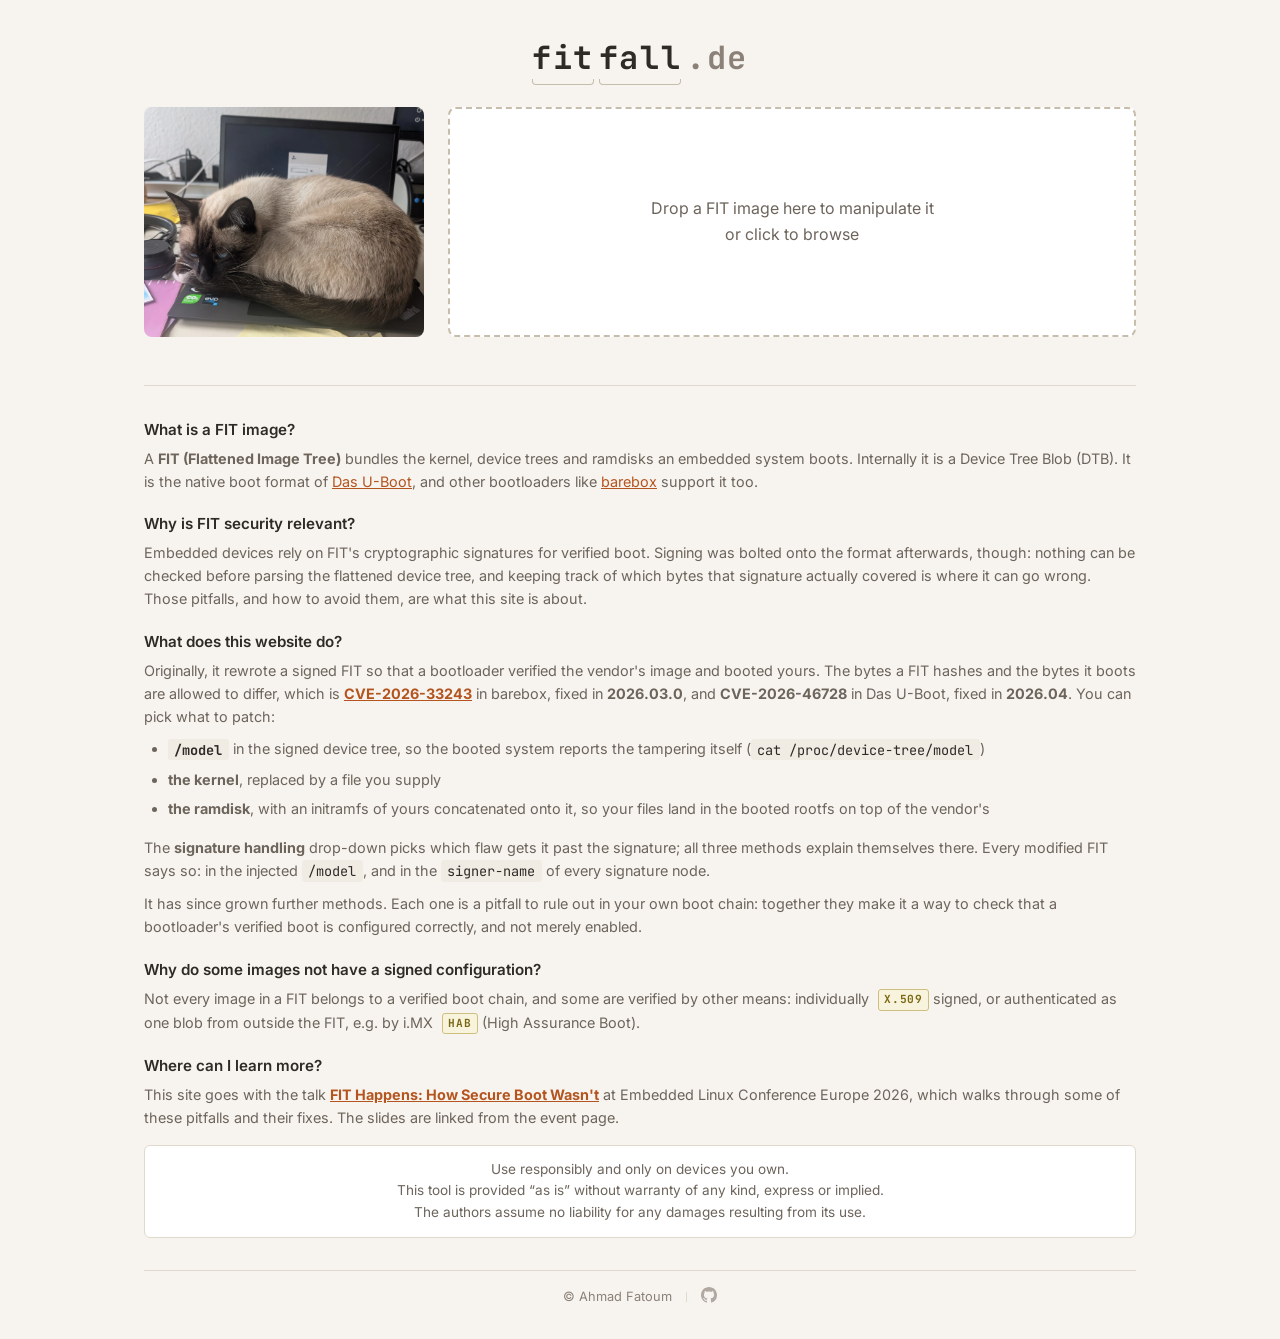
<file: index.html>
<!DOCTYPE html>
<html lang="en">
<head>
  <meta charset="UTF-8">
  <meta name="viewport" content="width=device-width, initial-scale=1.0">
  <meta name="color-scheme" content="light">
  <meta name="theme-color" content="#f7f4ef">
  <title>fitfall.de — about FIT and pitfalls</title>
  <link rel="preconnect" href="https://fonts.googleapis.com">
  <link rel="preconnect" href="https://fonts.gstatic.com" crossorigin>
  <link href="https://fonts.googleapis.com/css2?family=Inter:wght@400;600;700&family=JetBrains+Mono:wght@400;700&display=swap" rel="stylesheet">
  <link rel="icon" type="image/png" href="favicon-96x96.png" sizes="96x96">
  <link rel="icon" type="image/svg+xml" href="favicon.svg">
  <link rel="shortcut icon" href="favicon.ico">
  <link rel="apple-touch-icon" sizes="180x180" href="apple-touch-icon.png">
  <link rel="manifest" href="site.webmanifest">
  <link rel="stylesheet" href="style.css">
</head>
<body>
  <div class="container">
    <header>
      <h1 class="annotated-title"><span class="wb" data-word="FIT"><span class="pun-f">f</span><span class="pun-p" aria-hidden="true">p</span>it</span><span class="wb" data-word="pitfall">fall</span><span class="tld">.de</span></h1>
    </header>

    <div class="main-panel">
      <div class="cat-art">
        <img id="cat-img-before" src="img/before.webp" alt="Cat sleeps on laptop">
        <img id="cat-img-after" src="img/after.webp" alt="Cat alert on laptop" class="cat-hidden">
      </div>

      <div class="controls-panel">
        <div id="dropzone" class="dropzone">
          <p>Drop a FIT image here to manipulate it<br>or click to browse</p>
          <input type="file" id="file-input" accept=".fit,.itb,.img,.bin">
        </div>
      </div>
    </div>

    <div class="full-width-panel">
      <div id="progress-container" class="progress-container hidden">
        <div id="progress-bar" class="progress-bar"></div>
      </div>

      <div id="fit-info" class="fit-info hidden">
        <div class="fit-tabs">
          <button class="fit-tab active" data-tab="images">FIT Image Info</button>
          <button class="fit-tab" data-tab="configs">FIT Configuration Info</button>
        </div>
        <div id="fit-tab-images" class="fit-tab-content">
          <div id="fit-info-content"></div>
        </div>
        <div id="fit-tab-configs" class="fit-tab-content hidden">
          <div id="fit-config-content"></div>
        </div>
      </div>

      <div id="fit-select" class="fit-select hidden">
        <h2>Multiple FIT images found</h2>
        <p>Select which FIT image to modify:</p>
        <div id="fit-select-list"></div>
      </div>

      <div id="error-box" class="error-box hidden"></div>

      <div id="options" class="options hidden">
        <label>
          <input type="checkbox" id="opt-model" checked>
          Change DT <code>/model</code>
        </label>
        <div class="kernel-option">
          <label>
            <input type="checkbox" id="opt-kernel">
            Replace Kernel
          </label>
          <div id="kernel-upload" class="kernel-upload hidden">
            <button type="button" id="kernel-browse-btn" class="browse-btn">Browse...</button>
            <input type="file" id="kernel-file-input">
            <span id="kernel-file-name">No file selected</span>
          </div>
        </div>
        <div class="kernel-option">
          <label>
            <input type="checkbox" id="opt-initramfs">
            Append Initramfs
          </label>
          <div id="initramfs-upload" class="kernel-upload hidden">
            <button type="button" id="initramfs-browse-btn" class="browse-btn">Browse...</button>
            <input type="file" id="initramfs-file-input">
            <span id="initramfs-file-name">No file selected</span>
          </div>
        </div>
        <hr class="option-separator">
        <div class="method-option">
          <label for="opt-method">Signature handling</label>
          <select id="opt-method">
            <option value="hashed-nodes">Redirect the signed hashed-nodes list</option>
            <option value="entry-address">Move the unverified entry point</option>
            <option value="sanity-check">Sanity check &mdash; leave the signature alone</option>
          </select>
        </div>
        <div id="entry-option" class="method-option hidden">
          <label for="opt-fit-address">Address the FIT is loaded at</label>
          <input type="text" id="opt-fit-address" value="0x82000000" spellcheck="false"
                 autocomplete="off">
        </div>
        <p class="option-note method-note" data-method="hashed-nodes">
          Moves the signed image into an <code>orig-</code> container, rewrites the
          signature's <code>hashed-nodes</code> list to follow it there and patches the
          node left behind under the signed name. The signature still verifies, over
          the copy, while the bootloader loads the patched node. This is the variant
          CVE-2026-33243 (barebox) and CVE-2026-46728 (Das U-Boot) cover: the patched
          releases reconstruct the list of signed nodes instead of trusting the
          property.
        </p>
        <p class="option-note method-note hidden" data-method="entry-address">
          For FITs signed with <code>required = "image"</code>, where a signature
          covers its image's <code>data</code> and nothing else. The signed kernel
          stays exactly as it is: the payload travels in an extra property of the same
          node and the image's unverified <code>entry</code> is pointed at it, so the
          bootloader checks the vendor's kernel and then jumps into the payload. The
          address asked for is where the boot script loads the FIT itself, i.e.
          <code>bootm</code>'s own argument, not the kernel's <code>load</code>
          address. For a Thumb payload, add 1 to the <code>entry</code> afterwards.
          Signed configurations have <code>entry</code> inside the digest, so this
          method refuses them; use the <code>hashed-nodes</code> redirect there.
          On arm64 the image is also made to claim <code>os = "vxworks"</code>:
          <code>bootm</code> would otherwise overwrite <code>entry</code> with
          wherever it relocated the verified kernel, and it only does that for
          Linux &mdash; <code>os</code> is no more signed than <code>entry</code> is.
          barebox is not a target: its <code>bootm</code> verifies through the
          configuration signature only, so it never reaches the per-image path this
          method needs.
        </p>
        <p class="option-note method-note hidden" data-method="sanity-check">
          Patches the signed image where it stands and changes nothing else: no
          container, no <code>hashed-nodes</code> rewrite. The configuration signature
          then covers data that no longer matches it, so verification has to fail. Use
          it as the control: a device that boots this image never checked the signature,
          and a bypass proves nothing there.
        </p>
        <div id="debug-options" class="hidden">
          <hr class="debug-separator">
          <label>
            <input type="checkbox" id="opt-recompute-hashes" checked>
            Recompute Hashes
          </label>
          <label>
            <input type="checkbox" id="opt-redirect-signatures" checked>
            Redirect Signatures
          </label>
        </div>
      </div>

      <button id="root-btn" class="root-btn hidden">root!</button>

      <div id="download-section" class="download-section hidden">
        <a id="download-link" class="download-link">Download rooted FIT image</a>
      </div>
    </div>

    <section class="explainer">
      <dl class="qa">
        <dt>What is a FIT image?</dt>
        <dd>A <strong>FIT (Flattened Image Tree)</strong> bundles the kernel, device trees
        and ramdisks an embedded system boots. Internally it is a Device Tree Blob (DTB).
        It is the native boot format of <a href="https://u-boot-project.org/">Das
        U-Boot</a>, and other bootloaders like <a href="https://www.barebox.org/">barebox</a>
        support it too.</dd>

        <dt>Why is FIT security relevant?</dt>
        <dd>Embedded devices rely on FIT's cryptographic signatures for verified boot.
        Signing was bolted onto the format afterwards, though: nothing can be checked
        before parsing the flattened device tree, and keeping track of
        which bytes that signature actually covered is where it can go wrong. Those
        pitfalls, and how to avoid them, are what this site is about.</dd>

        <dt>What does this website do?</dt>
        <dd>
          <p>
          Originally, it rewrote a signed FIT so that a bootloader verified the vendor's
          image and booted yours. The bytes a FIT hashes and the bytes it boots are allowed
          to differ, which is
          <a href="https://github.com/barebox/barebox/security/advisories/GHSA-3fvj-q26p-j6h4"><b>CVE-2026-33243</b></a>
          in barebox, fixed in <b>2026.03.0</b>, and <b>CVE-2026-46728</b> in Das U-Boot,
          fixed in <b>2026.04</b>. You can pick what to patch:
          </p>
          <ul>
            <li><strong><code>/model</code></strong> in the signed device tree, so the
            booted system reports the tampering itself
            (<code>cat /proc/device-tree/model</code>)</li>
            <li><strong>the kernel</strong>, replaced by a file you supply</li>
            <li><strong>the ramdisk</strong>, with an initramfs of yours concatenated onto
            it, so your files land in the booted rootfs on top of the vendor's</li>
          </ul>
          <p>
          The <strong>signature handling</strong> drop-down picks which flaw gets it past
          the signature; all three methods explain themselves there. Every modified FIT
          says so: in the injected <code>/model</code>, and in the
          <code>signer-name</code> of every signature node.
          </p>
          <p>
          It has since grown further methods. Each one is a pitfall to rule out in your
          own boot chain: together they make it a way to check that a bootloader's
          verified boot is configured correctly, and not merely enabled.
          </p>
        </dd>

        <dt>Why do some images not have a signed configuration?</dt>
        <dd>Not every image in a FIT belongs to a verified boot chain, and some are verified
        by other means: individually <span class="badge-x509">X.509</span> signed, or
        authenticated as one blob from outside the FIT, e.g. by i.MX 
        <span class="badge-hab">HAB</span> (High Assurance Boot).</dd>

        <dt>Where can I learn more?</dt>
        <dd>This site goes with the talk <a href="https://osselceu2026.sched.com/event/2RaWy/fit-happens-how-secure-boot-wasnt-ahmad-fatoum-pengutronix-ek"><b>FIT Happens: How Secure
        Boot Wasn't</b></a> at Embedded Linux Conference Europe 2026, which walks
	through some of these pitfalls and their fixes.
        The slides are linked from the event page.</dd>
      </dl>
      <p class="disclaimer">
        Use responsibly and only on devices you own.<br>This tool is provided
        &ldquo;as is&rdquo; without warranty of any kind, express or implied.<br>
        The authors assume no liability for any damages resulting from its use.
      </p>
    </section>

    <footer>
      <p>
        &copy; Ahmad Fatoum
        <span class="footer-sep" aria-hidden="true"></span>
        <a class="footer-github" href="https://github.com/a3f-prompts/a3f-prompts.github.io"
           title="Source on GitHub"><img src="img/github.svg" alt="GitHub" width="16"
           height="16"></a>
      </p>
    </footer>
  </div>

  <script src="js/fdt-parser.js"></script>
  <script src="js/sha-fallback.js"></script>
  <script src="js/fit-ops.js"></script>
  <script src="js/fit-scanner.js"></script>
  <script src="js/app.js"></script>
</body>
</html>
</file>
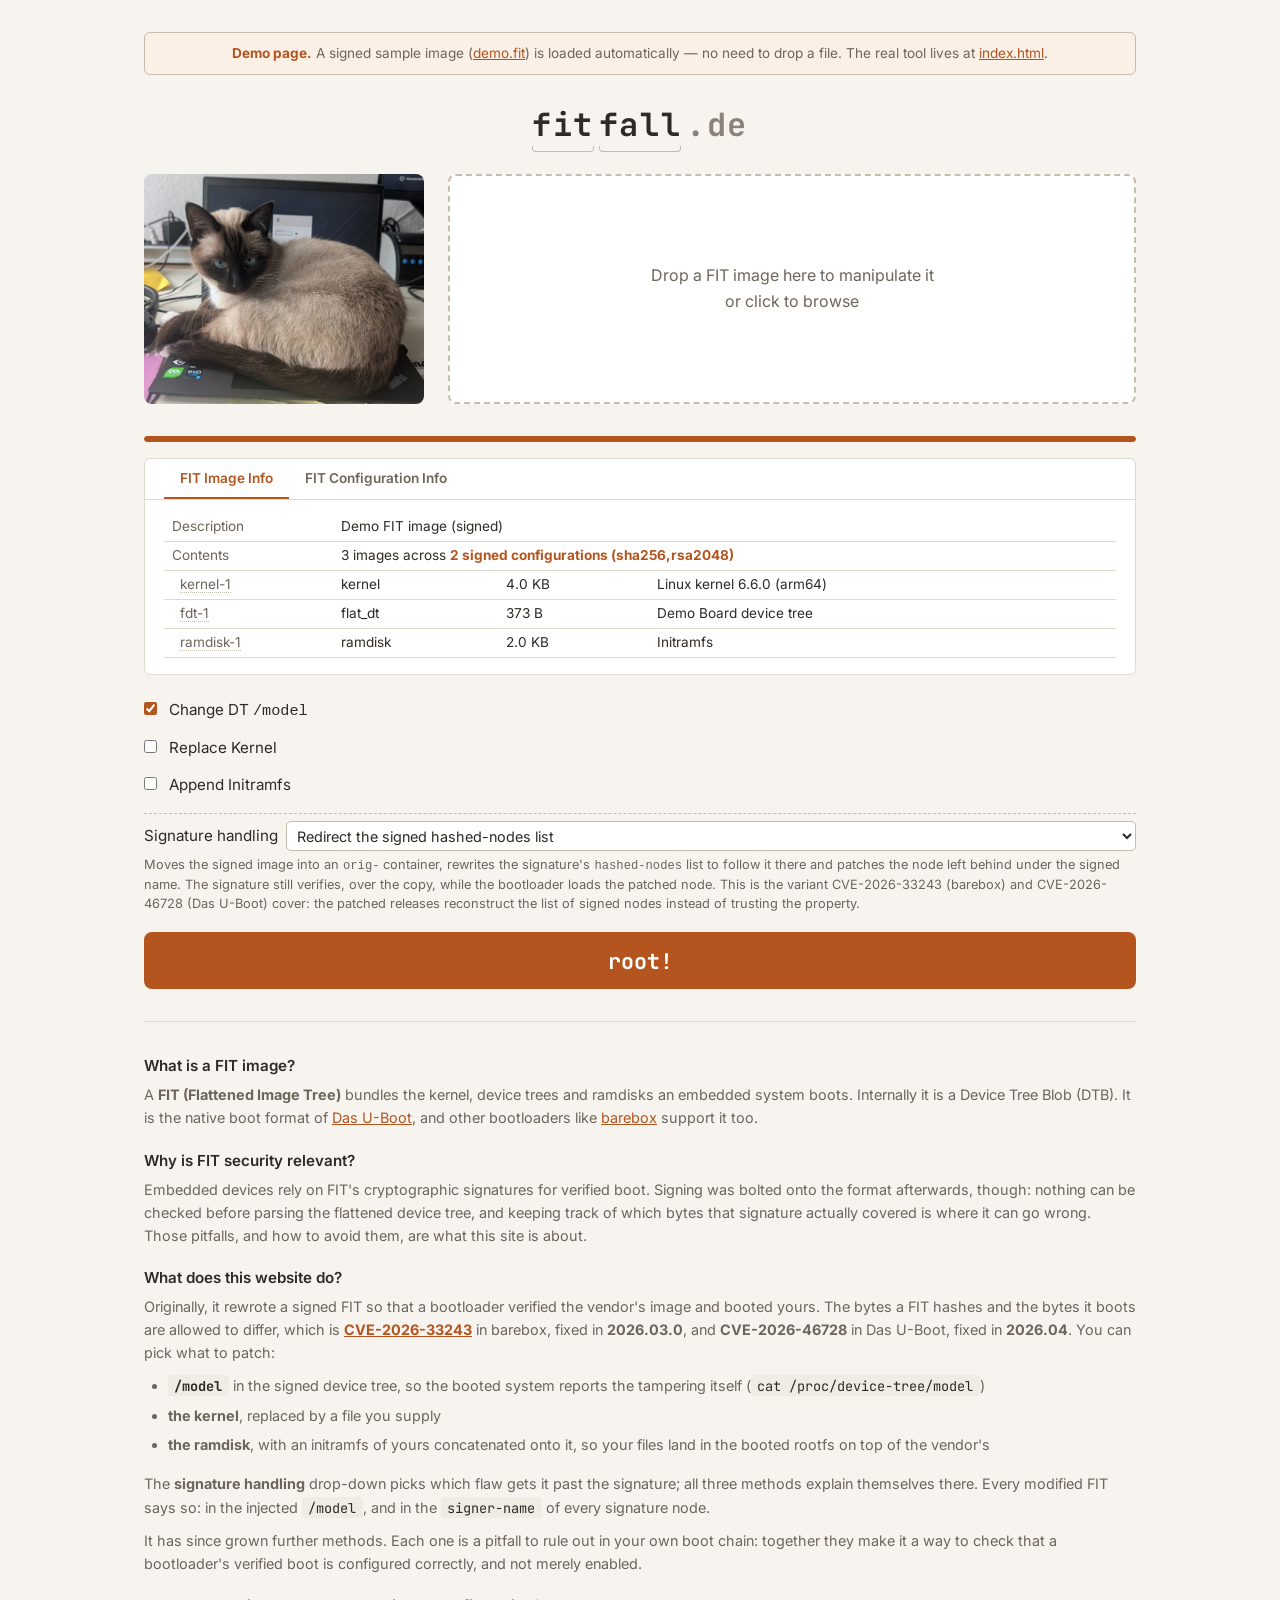
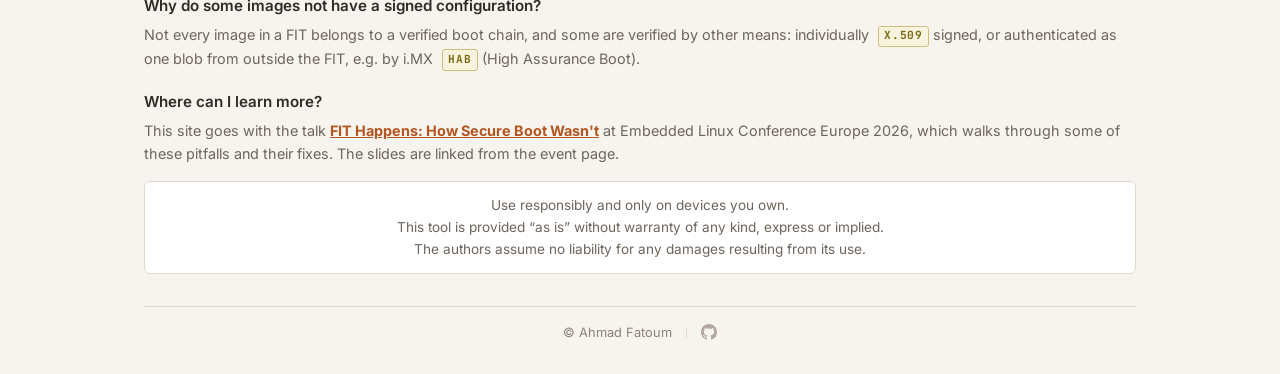
<file: demo.html>
<!-- GENERATED by gen-demo.py from index.html — do not edit directly. -->
<!DOCTYPE html>
<html lang="en">
<head>
  <meta charset="UTF-8">
  <meta name="viewport" content="width=device-width, initial-scale=1.0">
  <meta name="color-scheme" content="light">
  <meta name="robots" content="noindex">
  <meta name="theme-color" content="#f7f4ef">
  <title>Demo — fitfall.de — about FIT and pitfalls</title>
  <link rel="preconnect" href="https://fonts.googleapis.com">
  <link rel="preconnect" href="https://fonts.gstatic.com" crossorigin>
  <link href="https://fonts.googleapis.com/css2?family=Inter:wght@400;600;700&family=JetBrains+Mono:wght@400;700&display=swap" rel="stylesheet">
  <link rel="icon" type="image/png" href="favicon-96x96.png" sizes="96x96">
  <link rel="icon" type="image/svg+xml" href="favicon.svg">
  <link rel="shortcut icon" href="favicon.ico">
  <link rel="apple-touch-icon" sizes="180x180" href="apple-touch-icon.png">
  <link rel="manifest" href="site.webmanifest">
  <link rel="stylesheet" href="style.css">

  <style>
    /* demo.html only -- not part of the production stylesheet */
    .demo-banner {
      background: var(--accent-soft);
      border: 1px solid var(--border-strong);
      border-radius: 6px;
      padding: 0.6rem 0.9rem;
      margin-bottom: 1.5rem;
      font-size: 0.85rem;
      color: var(--text-muted);
      text-align: center;
    }
    .demo-banner strong { color: var(--accent); }
    .demo-banner a { color: var(--accent); }
  </style>
</head>
<body>
  <div class="container">
    <div class="demo-banner">
      <strong>Demo page.</strong> A signed sample image (<a href="demo.fit" download>demo.fit</a>)
      is loaded automatically &mdash; no need to drop a file.
      The real tool lives at <a href="index.html">index.html</a>.
    </div>
    <header>
      <h1 class="annotated-title"><span class="wb" data-word="FIT"><span class="pun-f">f</span><span class="pun-p" aria-hidden="true">p</span>it</span><span class="wb" data-word="pitfall">fall</span><span class="tld">.de</span></h1>
    </header>

    <div class="main-panel">
      <div class="cat-art">
        <img id="cat-img-before" src="img/before.webp" alt="Cat sleeps on laptop">
        <img id="cat-img-after" src="img/after.webp" alt="Cat alert on laptop" class="cat-hidden">
      </div>

      <div class="controls-panel">
        <div id="dropzone" class="dropzone">
          <p>Drop a FIT image here to manipulate it<br>or click to browse</p>
          <input type="file" id="file-input" accept=".fit,.itb,.img,.bin">
        </div>
      </div>
    </div>

    <div class="full-width-panel">
      <div id="progress-container" class="progress-container hidden">
        <div id="progress-bar" class="progress-bar"></div>
      </div>

      <div id="fit-info" class="fit-info hidden">
        <div class="fit-tabs">
          <button class="fit-tab active" data-tab="images">FIT Image Info</button>
          <button class="fit-tab" data-tab="configs">FIT Configuration Info</button>
        </div>
        <div id="fit-tab-images" class="fit-tab-content">
          <div id="fit-info-content"></div>
        </div>
        <div id="fit-tab-configs" class="fit-tab-content hidden">
          <div id="fit-config-content"></div>
        </div>
      </div>

      <div id="fit-select" class="fit-select hidden">
        <h2>Multiple FIT images found</h2>
        <p>Select which FIT image to modify:</p>
        <div id="fit-select-list"></div>
      </div>

      <div id="error-box" class="error-box hidden"></div>

      <div id="options" class="options hidden">
        <label>
          <input type="checkbox" id="opt-model" checked>
          Change DT <code>/model</code>
        </label>
        <div class="kernel-option">
          <label>
            <input type="checkbox" id="opt-kernel">
            Replace Kernel
          </label>
          <div id="kernel-upload" class="kernel-upload hidden">
            <button type="button" id="kernel-browse-btn" class="browse-btn">Browse...</button>
            <input type="file" id="kernel-file-input">
            <span id="kernel-file-name">No file selected</span>
          </div>
        </div>
        <div class="kernel-option">
          <label>
            <input type="checkbox" id="opt-initramfs">
            Append Initramfs
          </label>
          <div id="initramfs-upload" class="kernel-upload hidden">
            <button type="button" id="initramfs-browse-btn" class="browse-btn">Browse...</button>
            <input type="file" id="initramfs-file-input">
            <span id="initramfs-file-name">No file selected</span>
          </div>
        </div>
        <hr class="option-separator">
        <div class="method-option">
          <label for="opt-method">Signature handling</label>
          <select id="opt-method">
            <option value="hashed-nodes">Redirect the signed hashed-nodes list</option>
            <option value="entry-address">Move the unverified entry point</option>
            <option value="sanity-check">Sanity check &mdash; leave the signature alone</option>
          </select>
        </div>
        <div id="entry-option" class="method-option hidden">
          <label for="opt-fit-address">Address the FIT is loaded at</label>
          <input type="text" id="opt-fit-address" value="0x82000000" spellcheck="false"
                 autocomplete="off">
        </div>
        <p class="option-note method-note" data-method="hashed-nodes">
          Moves the signed image into an <code>orig-</code> container, rewrites the
          signature's <code>hashed-nodes</code> list to follow it there and patches the
          node left behind under the signed name. The signature still verifies, over
          the copy, while the bootloader loads the patched node. This is the variant
          CVE-2026-33243 (barebox) and CVE-2026-46728 (Das U-Boot) cover: the patched
          releases reconstruct the list of signed nodes instead of trusting the
          property.
        </p>
        <p class="option-note method-note hidden" data-method="entry-address">
          For FITs signed with <code>required = "image"</code>, where a signature
          covers its image's <code>data</code> and nothing else. The signed kernel
          stays exactly as it is: the payload travels in an extra property of the same
          node and the image's unverified <code>entry</code> is pointed at it, so the
          bootloader checks the vendor's kernel and then jumps into the payload. The
          address asked for is where the boot script loads the FIT itself, i.e.
          <code>bootm</code>'s own argument, not the kernel's <code>load</code>
          address. For a Thumb payload, add 1 to the <code>entry</code> afterwards.
          Signed configurations have <code>entry</code> inside the digest, so this
          method refuses them; use the <code>hashed-nodes</code> redirect there.
          On arm64 the image is also made to claim <code>os = "vxworks"</code>:
          <code>bootm</code> would otherwise overwrite <code>entry</code> with
          wherever it relocated the verified kernel, and it only does that for
          Linux &mdash; <code>os</code> is no more signed than <code>entry</code> is.
          barebox is not a target: its <code>bootm</code> verifies through the
          configuration signature only, so it never reaches the per-image path this
          method needs.
        </p>
        <p class="option-note method-note hidden" data-method="sanity-check">
          Patches the signed image where it stands and changes nothing else: no
          container, no <code>hashed-nodes</code> rewrite. The configuration signature
          then covers data that no longer matches it, so verification has to fail. Use
          it as the control: a device that boots this image never checked the signature,
          and a bypass proves nothing there.
        </p>
        <div id="debug-options" class="hidden">
          <hr class="debug-separator">
          <label>
            <input type="checkbox" id="opt-recompute-hashes" checked>
            Recompute Hashes
          </label>
          <label>
            <input type="checkbox" id="opt-redirect-signatures" checked>
            Redirect Signatures
          </label>
        </div>
      </div>

      <button id="root-btn" class="root-btn hidden">root!</button>

      <div id="download-section" class="download-section hidden">
        <a id="download-link" class="download-link">Download rooted FIT image</a>
      </div>
    </div>

    <section class="explainer">
      <dl class="qa">
        <dt>What is a FIT image?</dt>
        <dd>A <strong>FIT (Flattened Image Tree)</strong> bundles the kernel, device trees
        and ramdisks an embedded system boots. Internally it is a Device Tree Blob (DTB).
        It is the native boot format of <a href="https://u-boot-project.org/">Das
        U-Boot</a>, and other bootloaders like <a href="https://www.barebox.org/">barebox</a>
        support it too.</dd>

        <dt>Why is FIT security relevant?</dt>
        <dd>Embedded devices rely on FIT's cryptographic signatures for verified boot.
        Signing was bolted onto the format afterwards, though: nothing can be checked
        before parsing the flattened device tree, and keeping track of
        which bytes that signature actually covered is where it can go wrong. Those
        pitfalls, and how to avoid them, are what this site is about.</dd>

        <dt>What does this website do?</dt>
        <dd>
          <p>
          Originally, it rewrote a signed FIT so that a bootloader verified the vendor's
          image and booted yours. The bytes a FIT hashes and the bytes it boots are allowed
          to differ, which is
          <a href="https://github.com/barebox/barebox/security/advisories/GHSA-3fvj-q26p-j6h4"><b>CVE-2026-33243</b></a>
          in barebox, fixed in <b>2026.03.0</b>, and <b>CVE-2026-46728</b> in Das U-Boot,
          fixed in <b>2026.04</b>. You can pick what to patch:
          </p>
          <ul>
            <li><strong><code>/model</code></strong> in the signed device tree, so the
            booted system reports the tampering itself
            (<code>cat /proc/device-tree/model</code>)</li>
            <li><strong>the kernel</strong>, replaced by a file you supply</li>
            <li><strong>the ramdisk</strong>, with an initramfs of yours concatenated onto
            it, so your files land in the booted rootfs on top of the vendor's</li>
          </ul>
          <p>
          The <strong>signature handling</strong> drop-down picks which flaw gets it past
          the signature; all three methods explain themselves there. Every modified FIT
          says so: in the injected <code>/model</code>, and in the
          <code>signer-name</code> of every signature node.
          </p>
          <p>
          It has since grown further methods. Each one is a pitfall to rule out in your
          own boot chain: together they make it a way to check that a bootloader's
          verified boot is configured correctly, and not merely enabled.
          </p>
        </dd>

        <dt>Why do some images not have a signed configuration?</dt>
        <dd>Not every image in a FIT belongs to a verified boot chain, and some are verified
        by other means: individually <span class="badge-x509">X.509</span> signed, or
        authenticated as one blob from outside the FIT, e.g. by i.MX 
        <span class="badge-hab">HAB</span> (High Assurance Boot).</dd>

        <dt>Where can I learn more?</dt>
        <dd>This site goes with the talk <a href="https://osselceu2026.sched.com/event/2RaWy/fit-happens-how-secure-boot-wasnt-ahmad-fatoum-pengutronix-ek"><b>FIT Happens: How Secure
        Boot Wasn't</b></a> at Embedded Linux Conference Europe 2026, which walks
	through some of these pitfalls and their fixes.
        The slides are linked from the event page.</dd>
      </dl>
      <p class="disclaimer">
        Use responsibly and only on devices you own.<br>This tool is provided
        &ldquo;as is&rdquo; without warranty of any kind, express or implied.<br>
        The authors assume no liability for any damages resulting from its use.
      </p>
    </section>

    <footer>
      <p>
        &copy; Ahmad Fatoum
        <span class="footer-sep" aria-hidden="true"></span>
        <a class="footer-github" href="https://github.com/a3f-prompts/a3f-prompts.github.io"
           title="Source on GitHub"><img src="img/github.svg" alt="GitHub" width="16"
           height="16"></a>
      </p>
    </footer>
  </div>

  <script src="js/fdt-parser.js"></script>
  <script src="js/sha-fallback.js"></script>
  <script src="js/fit-ops.js"></script>
  <script src="js/fit-scanner.js"></script>
  <script src="js/app.js"></script>

  <script>
  // demo.html only: feed demo.fit to the dropzone as if it had been dropped.
  (async () => {
    const dropzone = document.getElementById('dropzone');
    const errorBox = document.getElementById('error-box');

    function fail(msg) {
      errorBox.textContent = 'Demo: ' + msg;
      errorBox.classList.remove('hidden');
    }

    if (location.protocol === 'file:') {
      fail('open this page over HTTP (e.g. `just serve`); fetch() is blocked on file:// URLs.');
      return;
    }

    try {
      const res = await fetch('demo.fit');
      if (!res.ok) throw new Error(res.status + ' ' + res.statusText);
      const data = await res.arrayBuffer();

      const dt = new DataTransfer();
      dt.items.add(new File([data], 'demo.fit'));
      dropzone.dispatchEvent(new DragEvent('drop', {
        dataTransfer: dt,
        bubbles: true,
        cancelable: true,
      }));
    } catch (e) {
      fail('could not load demo.fit — ' + e.message);
    }
  })();
  </script>
</body>
</html>
</file>
<file: style.css>
:root {
  --bg: #f7f4ef;
  --surface: #fff;
  --surface-alt: #f1ece3;
  --border: #e0d9cd;
  --border-strong: #c7bdac;
  --text: #2e2a26;
  --text-muted: #6d655c;
  --text-faint: #8b8178;
  --accent: #b4551f;
  --accent-hover: #8f4218;
  --accent-soft: #fbf0e6;
  --ok-bg: #edf5ed;
  --ok-border: #a9cbab;
  --ok-text: #2a6b2e;
  --err-bg: #fdeeec;
  --err-border: #e0a49c;
  --err-text: #a3271b;
}

* {
  margin: 0;
  padding: 0;
  box-sizing: border-box;
}

body {
  background: var(--bg);
  color: var(--text);
  font-family: 'Inter', -apple-system, BlinkMacSystemFont, 'Segoe UI', Roboto, sans-serif;
  line-height: 1.6;
}

.container {
  max-width: 1024px;
  margin: 0 auto;
  padding: 2rem 1rem;
}

header {
  text-align: center;
  margin-bottom: 1.5rem;
}

header h1 {
  /* Shrink-wrapped so the hover above only triggers on the title itself. */
  display: inline-block;
  font-size: 2rem;
  color: var(--text);
  letter-spacing: 0.05em;
  font-family: 'JetBrains Mono', 'Courier New', monospace;
}

/*
 * Hovering the title says the pun out loud: fitfall.de reads pitfall.  The p
 * is stacked onto the f rather than replacing it, and the .de only fades, so
 * the word stays exactly where it was instead of jumping under the cursor.
 */
.annotated-title .tld {
  color: var(--text-faint);
}

.annotated-title .pun-f,
.annotated-title .pun-p,
.annotated-title .tld {
  transition: opacity 0.2s;
}

.annotated-title .pun-p {
  /* One monospace advance back, plus the letter-spacing above. */
  margin-left: calc(-1ch - 0.05em);
  opacity: 0;
  -webkit-user-select: none;
  user-select: none;
}

.annotated-title:hover .pun-f,
.annotated-title:hover .tld {
  opacity: 0;
}

.annotated-title:hover .pun-p {
  opacity: 1;
}

.tagline {
  margin-top: 0.4rem;
  color: var(--text-muted);
  font-size: 0.95rem;
  letter-spacing: 0.02em;
}

.wb {
  position: relative;
  padding-bottom: 6px;
  margin-bottom: 4px;
  margin-right: 0.15em;
  transition: color 0.2s;
  cursor: default;
}

.wb::before {
  content: '';
  position: absolute;
  bottom: 0;
  left: 0;
  right: 0;
  height: 5px;
  border-left: 1.5px solid var(--border-strong);
  border-right: 1.5px solid var(--border-strong);
  border-bottom: 1.5px solid var(--border-strong);
  border-radius: 0 0 4px 4px;
  transition: border-color 0.2s;
}

.wb:last-of-type {
  margin-right: 0;
}

.wb:hover {
  color: var(--accent);
}

.wb:hover::before {
  border-color: var(--accent);
}

.main-panel {
  display: flex;
  gap: 1.5rem;
  align-items: flex-start;
  margin-bottom: 1rem;
}

.full-width-panel {
  margin-bottom: 2rem;
}

.cat-art {
  flex: 0 0 auto;
  width: 280px;
}

.cat-art {
  position: relative;
}

.cat-art img {
  width: 100%;
  height: auto;
  border-radius: 8px;
  transition: opacity 2s ease;
  position: absolute;
  top: 0;
  left: 0;
}

.cat-art img:first-child {
  position: relative;
}

.cat-art img.cat-hidden {
  opacity: 0;
  pointer-events: none;
}

.controls-panel {
  flex: 1;
  min-width: 0;
}

@media (max-width: 640px) {
  .main-panel {
    flex-direction: column;
  }

  .cat-art {
    width: 200px;
    align-self: center;
  }
}

.dropzone {
  border: 2px dashed var(--border-strong);
  border-radius: 8px;
  background: var(--surface);
  padding: 1rem;
  text-align: center;
  cursor: pointer;
  transition: border-color 0.2s, background 0.2s;
  margin-bottom: 1rem;
  min-height: calc(280px * 1259 / 1536);
  display: flex;
  align-items: center;
  justify-content: center;
}

.dropzone:hover,
.dropzone.dragover {
  border-color: var(--accent);
  background: var(--accent-soft);
}

.dropzone p {
  color: var(--text-muted);
  pointer-events: none;
}

.dropzone input[type="file"] {
  display: none;
}

.progress-container {
  height: 6px;
  background: var(--surface-alt);
  border-radius: 3px;
  margin-bottom: 1rem;
  overflow: hidden;
}

.progress-bar {
  height: 100%;
  width: 0%;
  background: var(--accent);
  border-radius: 3px;
  transition: width 0.3s ease;
}

.fit-info {
  background: var(--surface);
  border: 1px solid var(--border);
  border-radius: 6px;
  padding: 0 1.2rem 1rem;
  margin-bottom: 1rem;
}

.fit-tabs {
  display: flex;
  gap: 0;
  margin: 0 -1.2rem;
  padding: 0 1.2rem;
  border-bottom: 1px solid var(--border);
}

.fit-tab {
  font-family: inherit;
  font-size: 0.85rem;
  font-weight: 600;
  padding: 0.7rem 1rem;
  background: none;
  border: none;
  border-bottom: 2px solid transparent;
  color: var(--text-muted);
  cursor: pointer;
  transition: color 0.15s, border-color 0.15s;
}

.fit-tab:hover {
  color: var(--text);
}

.fit-tab.active {
  color: var(--accent);
  border-bottom-color: var(--accent);
}

.fit-tab-content {
  padding-top: 0.8rem;
}

.fit-info table {
  width: 100%;
  border-collapse: collapse;
}

.fit-info td {
  padding: 0.2rem 0.5rem;
  border-bottom: 1px solid var(--border);
  font-size: 0.85rem;
}

.fit-info td:first-child {
  color: var(--text-muted);
  white-space: nowrap;
}

.fit-info .row-orig td {
  color: var(--text-faint);
}

.sig-count {
  color: var(--accent);
  font-weight: 700;
}

.empty-note {
  color: var(--text-muted);
  font-size: 0.85rem;
}

.empty-note-sm {
  color: var(--text-faint);
  font-size: 0.8rem;
  padding: 0.3rem 0;
}

.img-download {
  color: inherit;
  text-decoration: none;
  border-bottom: 1px dotted var(--border-strong);
  cursor: pointer;
  transition: color 0.15s, border-color 0.15s;
}

.img-download:hover {
  color: var(--accent);
  border-color: var(--accent);
  width: 1%;
}

.error-box {
  background: var(--err-bg);
  border: 1px solid var(--err-border);
  border-radius: 6px;
  padding: 0.8rem 1rem;
  margin-bottom: 1rem;
  color: var(--err-text);
  font-size: 0.9rem;
}

.options {
  margin-bottom: 1.2rem;
}

.options label {
  display: block;
  padding: 0.4rem 0;
  cursor: pointer;
  font-size: 0.95rem;
}

.options input[type="checkbox"] {
  margin-right: 0.5rem;
  accent-color: var(--accent);
}

.debug-separator,
.option-separator {
  border: none;
  border-top: 1px dashed var(--border-strong);
  margin: 0.6rem 0 0.2rem;
}

.method-option {
  display: flex;
  align-items: center;
  flex-wrap: wrap;
  gap: 0.5rem;
}

.method-option label {
  cursor: default;
}

.method-option select {
  flex: 1 1 18rem;
  padding: 0.3rem 0.4rem;
  background: var(--surface);
  border: 1px solid var(--border-strong);
  border-radius: 5px;
  color: var(--text);
  font-family: inherit;
  font-size: 0.9rem;
  cursor: pointer;
}

.method-option select:focus {
  outline: none;
  border-color: var(--accent);
}

.method-option input[type="text"] {
  flex: 0 1 11rem;
  padding: 0.3rem 0.4rem;
  background: var(--surface);
  border: 1px solid var(--border-strong);
  border-radius: 5px;
  color: var(--text);
  font-family: 'JetBrains Mono', 'Courier New', monospace;
  font-size: 0.9rem;
}

.method-option input[type="text"]:focus {
  outline: none;
  border-color: var(--accent);
}

.option-note {
  margin: 0 0 0.4rem;
  font-size: 0.8rem;
  line-height: 1.5;
  color: var(--text-muted);
}

.option-note code {
  font-size: 0.95em;
}

.option-disabled {
  opacity: 0.45;
  cursor: not-allowed;
}

.kernel-option {
  display: flex;
  align-items: center;
  flex-wrap: wrap;
  gap: 0.4rem;
}

.kernel-upload {
  display: flex;
  align-items: center;
  gap: 0.5rem;
}

.kernel-upload input[type="file"] {
  display: none;
}

.kernel-upload span {
  font-size: 0.8rem;
  color: var(--text-muted);
}

.browse-btn {
  font-family: inherit;
  font-size: 0.8rem;
  padding: 0.2rem 0.6rem;
  background: var(--surface);
  color: var(--text);
  border: 1px solid var(--border-strong);
  border-radius: 4px;
  cursor: pointer;
}

.browse-btn:hover {
  background: var(--surface-alt);
  border-color: var(--accent);
}

.root-btn {
  display: block;
  width: 100%;
  padding: 0.9rem;
  font-size: 1.35rem;
  font-weight: 700;
  font-family: 'JetBrains Mono', 'Courier New', monospace;
  background: var(--accent);
  color: #fff;
  border: none;
  border-radius: 8px;
  cursor: pointer;
  text-transform: lowercase;
  transition: background 0.15s;
  margin-bottom: 1rem;
}

.root-btn:hover {
  background: var(--accent-hover);
}

.root-btn:active {
  background: var(--accent-hover);
}

.root-btn:disabled {
  opacity: 0.5;
  cursor: not-allowed;
  background: var(--accent);
}

.download-section {
  text-align: center;
  margin-bottom: 1rem;
}

.download-link {
  display: inline-block;
  padding: 0.8rem 1.5rem;
  background: var(--ok-bg);
  border: 1px solid var(--ok-border);
  border-radius: 6px;
  color: var(--ok-text);
  text-decoration: none;
  font-size: 1rem;
  transition: background 0.2s;
}

.download-link:hover {
  background: #e2efe2;
}

.explainer {
  margin-top: 2rem;
  padding-top: 2rem;
  border-top: 1px solid var(--border);
}

.explainer h2 {
  font-size: 1.1rem;
  color: var(--text);
  margin-bottom: 0.8rem;
}

.explainer p {
  margin-bottom: 0.8rem;
  font-size: 0.9rem;
  color: var(--text-muted);
}

.qa {
  margin-bottom: 1rem;
}

.qa dt {
  font-weight: 600;
  color: var(--text);
  font-size: 0.95rem;
  margin-bottom: 0.3rem;
  margin-top: 1.2rem;
}

.qa dt:first-child {
  margin-top: 0;
}

.qa dd {
  font-size: 0.9rem;
  color: var(--text-muted);
  margin-left: 0;
  margin-bottom: 0.5rem;
}

.qa dd p {
  margin: 0 0 0.6rem;
}

.qa dd p:last-child {
  margin-bottom: 0;
}

.explainer ul {
  margin: 0.5rem 0 1rem 1.5rem;
  font-size: 0.9rem;
  color: var(--text-muted);
}

.explainer li {
  margin-bottom: 0.4rem;
}

.explainer a {
  color: var(--accent);
}

.explainer a:hover {
  color: var(--accent-hover);
}

.explainer code {
  background: var(--surface-alt);
  padding: 0.1rem 0.4rem;
  border-radius: 3px;
  font-size: 0.85rem;
  color: var(--text);
  font-family: 'JetBrains Mono', 'Courier New', monospace;
}

.disclaimer {
  color: var(--text-muted) !important;
  font-size: 0.85rem !important;
  text-align: center;
  background: var(--surface);
  border: 1px solid var(--border);
  border-radius: 6px;
  padding: 0.8rem 1rem;
}

footer {
  text-align: center;
  margin-top: 2rem;
  padding-top: 1rem;
  border-top: 1px solid var(--border);
  color: var(--text-faint);
  font-size: 0.8rem;
}

/* A hairline between the copyright and the source link: there if looked for. */
.footer-sep {
  display: inline-block;
  width: 1px;
  height: 0.75em;
  margin: 0 0.6rem;
  vertical-align: -0.08em;
  background: var(--border);
}

.footer-github {
  text-decoration: none;
  opacity: 0.65;
}

.footer-github:hover,
.footer-github:focus-visible {
  opacity: 1;
}

.footer-github img {
  display: inline-block;
  width: 1rem;
  height: 1rem;
  vertical-align: -0.2em;
}

.config-entry {
  margin-bottom: 0.3rem;
}

.config-header {
  padding: 0.4rem 0.5rem;
  cursor: pointer;
  font-size: 0.85rem;
  border-radius: 4px;
  transition: background 0.15s;
}

.config-header:hover {
  background: var(--surface-alt);
}

.config-toggle {
  display: inline-block;
  width: 1em;
  font-size: 0.7rem;
  color: var(--text-faint);
  transition: color 0.15s;
}

.config-header:hover .config-toggle {
  color: var(--accent);
}

.config-images {
  padding-left: 1.5rem;
}

.config-images table {
  width: 100%;
  border-collapse: collapse;
}

.config-images td {
  padding: 0.15rem 0.5rem;
  font-size: 0.8rem;
  border-bottom: 1px solid var(--border);
  color: var(--text-muted);
}

.badge-default,
.badge-signed,
.badge-x509,
.badge-hab,
.badge-vab,
.badge-entry,
.badge-broken,
.badge-pwned {
  display: inline-block;
  font-size: 0.7rem;
  font-weight: 700;
  font-family: 'JetBrains Mono', 'Courier New', monospace;
  padding: 0.05rem 0.35rem;
  border-radius: 3px;
  border: 1px solid;
  letter-spacing: 0.05em;
  margin-left: 0.3rem;
  vertical-align: middle;
}

.badge-default {
  background: #eaf1f7;
  border-color: #a9c5dd;
  color: #2b5f8a;
  text-transform: uppercase;
}

.badge-signed {
  background: #fbf0e6;
  border-color: #ddab74;
  color: #96551b;
}

.badge-x509,
.badge-hab,
.badge-vab,
.badge-entry {
  background: #f8f3dd;
  border-color: #cfbf7e;
  color: #7a6712;
}

.badge-broken,
.badge-pwned {
  font-size: 0.75rem;
  padding: 0.1rem 0.45rem;
  border-radius: 4px;
  text-transform: uppercase;
  margin-left: 0.4rem;
}

.badge-pwned {
  background: var(--ok-bg);
  border-color: var(--ok-border);
  color: var(--ok-text);
}

.badge-broken {
  background: var(--err-bg);
  border-color: var(--err-border);
  color: var(--err-text);
}

.fit-select {
  background: var(--surface);
  border: 1px solid var(--border);
  border-radius: 6px;
  padding: 1rem 1.2rem;
  margin-bottom: 1rem;
}

.fit-select h2 {
  font-size: 1rem;
  color: var(--text);
  margin-bottom: 0.3rem;
}

.fit-select p {
  font-size: 0.85rem;
  color: var(--text-muted);
  margin-bottom: 0.8rem;
}

.fit-select-btn {
  display: block;
  width: 100%;
  text-align: left;
  padding: 0.7rem 1rem;
  margin-bottom: 0.4rem;
  background: var(--surface);
  border: 1px solid var(--border-strong);
  border-radius: 5px;
  color: var(--text);
  font-family: inherit;
  font-size: 0.85rem;
  cursor: pointer;
  transition: border-color 0.2s, background 0.2s;
}

.fit-select-btn:hover {
  border-color: var(--accent);
  background: var(--accent-soft);
}

.fit-select-btn strong {
  color: var(--accent);
}

.hidden {
  display: none !important;
}
</file>
